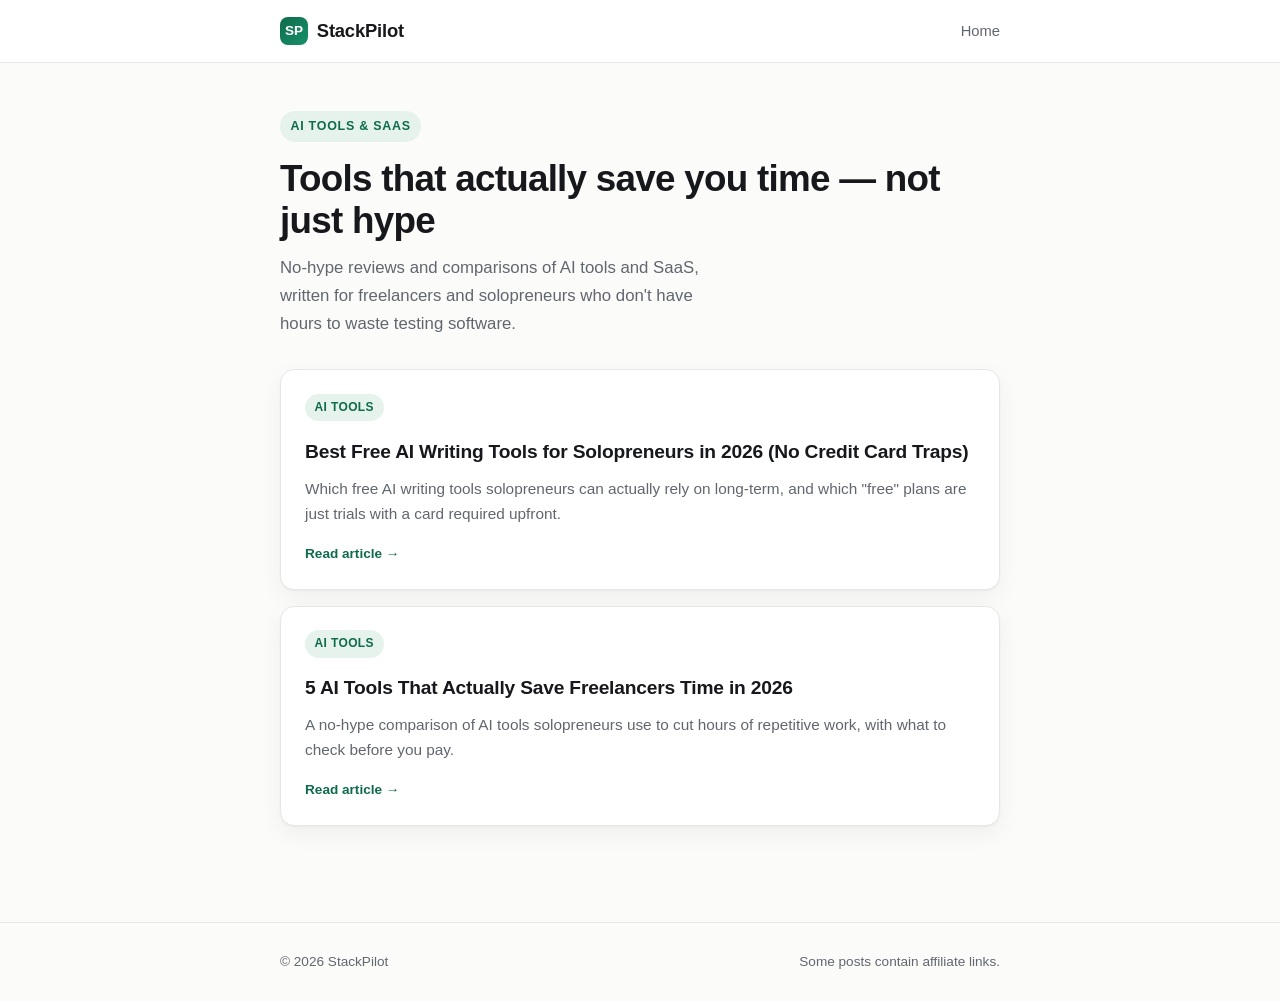
<file: index.html>
<!DOCTYPE html>
<html lang="en">
<head>
<meta charset="UTF-8">
<meta name="viewport" content="width=device-width, initial-scale=1.0">
<title>StackPilot — AI & SaaS tools for solopreneurs</title>
<meta name="description" content="No-hype reviews and comparisons of AI tools and SaaS for freelancers and solopreneurs who want to save time, not chase hype.">
<link rel="canonical" href="https://yunkwani.github.io/stackpilot/">
<link rel="stylesheet" href="assets/style.css">
<link rel="alternate" type="application/rss+xml" title="StackPilot RSS" href="feed.xml">
<script async src="https://pagead2.googlesyndication.com/pagead/js/adsbygoogle.js?client=ca-pub-8900400906289730" crossorigin="anonymous"></script>
</head>
<body>
<header class="site">
  <div class="wrap">
    <a class="brand" href="index.html"><span class="brand-mark">SP</span>StackPilot</a>
    <nav class="site-nav"><a href="index.html">Home</a></nav>
  </div>
</header>

<div class="hero">
  <span class="eyebrow">AI Tools &amp; SaaS</span>
  <h1>Tools that actually save you time — not just hype</h1>
  <p class="lede">No-hype reviews and comparisons of AI tools and SaaS, written for freelancers and solopreneurs who don't have hours to waste testing software.</p>
</div>

<main>
  <div class="post-grid">
    <!-- NEW_POSTS: do not remove this comment, new articles are inserted right after it, as the first card (newest first) -->

    <div class="post-card">
      <span class="tag-chip">AI Tools</span>
      <h2><a href="posts/best-free-ai-writing-tools-for-solopreneurs-2026.html">Best Free AI Writing Tools for Solopreneurs in 2026 (No Credit Card Traps)</a></h2>
      <p class="excerpt">Which free AI writing tools solopreneurs can actually rely on long-term, and which "free" plans are just trials with a card required upfront.</p>
      <a class="read-more" href="posts/best-free-ai-writing-tools-for-solopreneurs-2026.html">Read article &rarr;</a>
    </div>

    <div class="post-card">
      <span class="tag-chip">AI Tools</span>
      <h2><a href="posts/ai-tools-that-actually-save-freelancers-time.html">5 AI Tools That Actually Save Freelancers Time in 2026</a></h2>
      <p class="excerpt">A no-hype comparison of AI tools solopreneurs use to cut hours of repetitive work, with what to check before you pay.</p>
      <a class="read-more" href="posts/ai-tools-that-actually-save-freelancers-time.html">Read article &rarr;</a>
    </div>
  </div>
</main>

<footer class="site">
  <div class="wrap">
    <span>&copy; 2026 StackPilot</span>
    <span>Some posts contain affiliate links.</span>
  </div>
</footer>
</body>
</html>
</file>
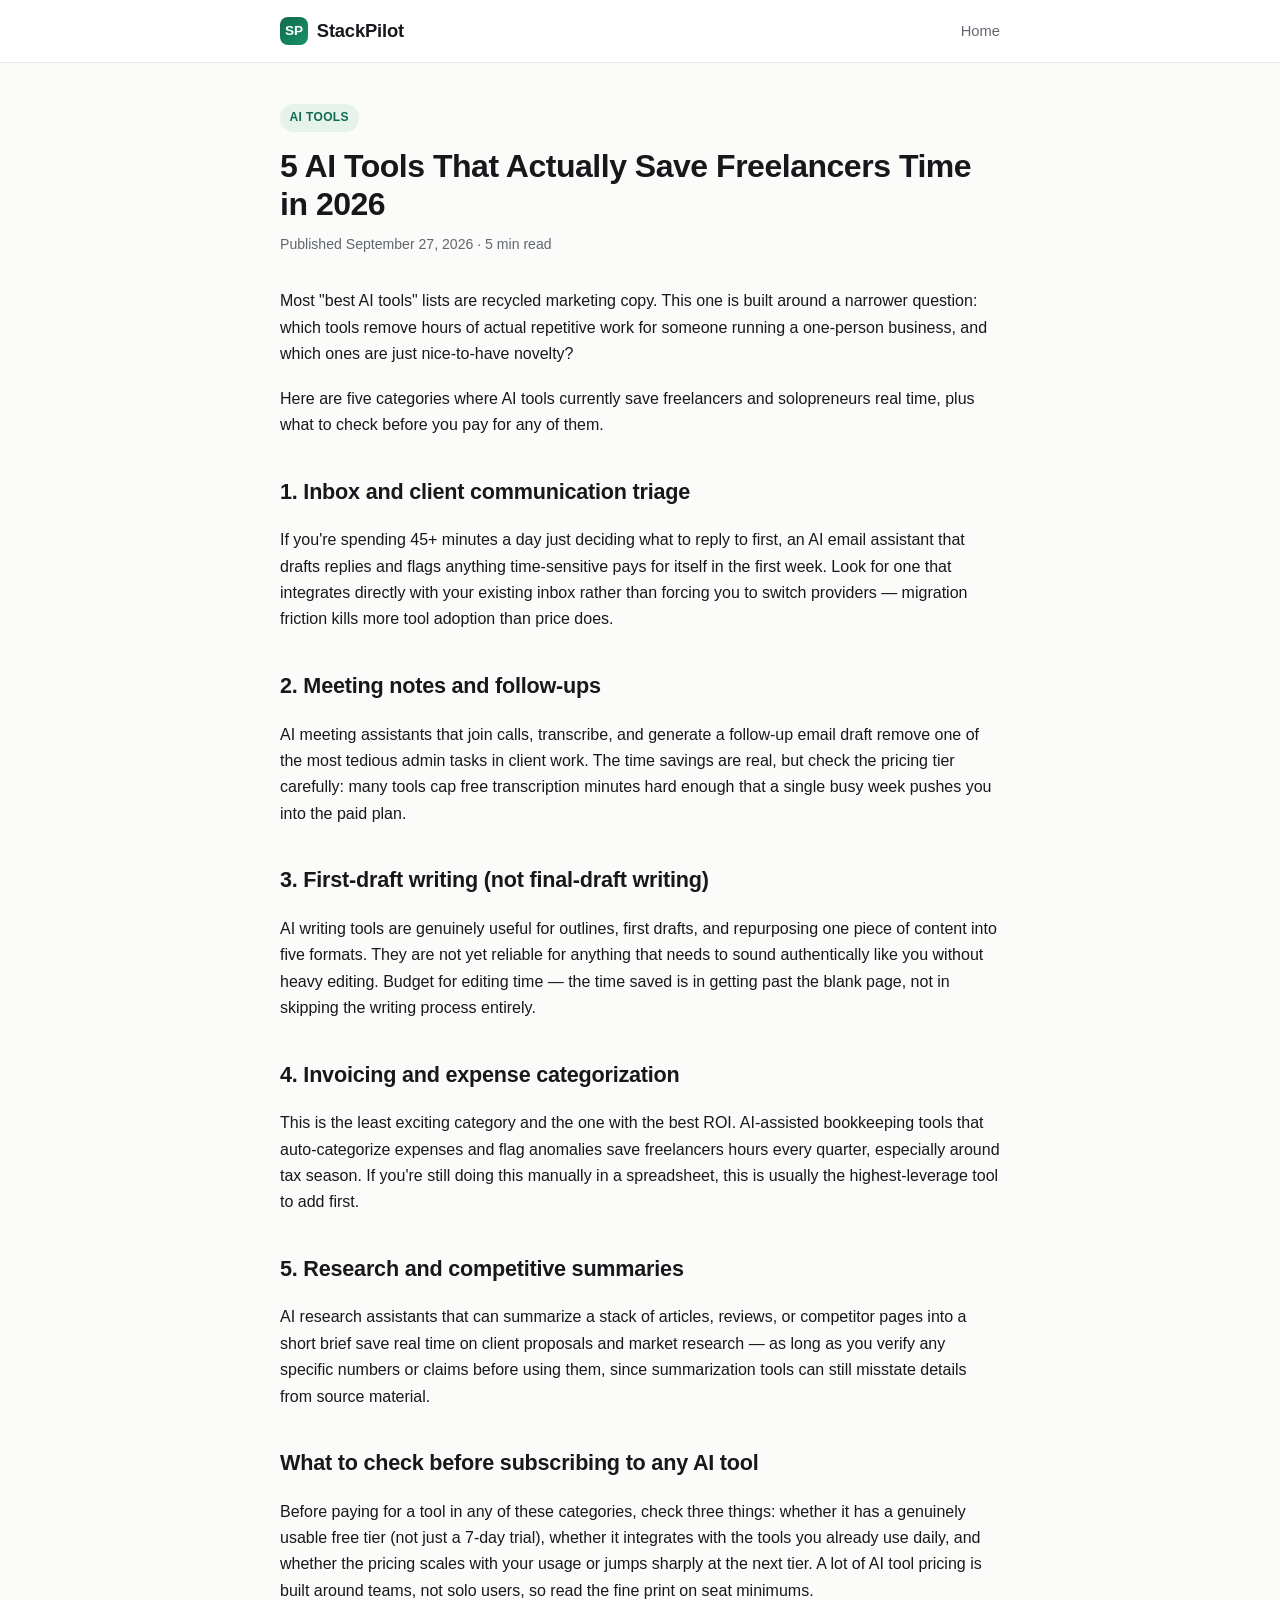
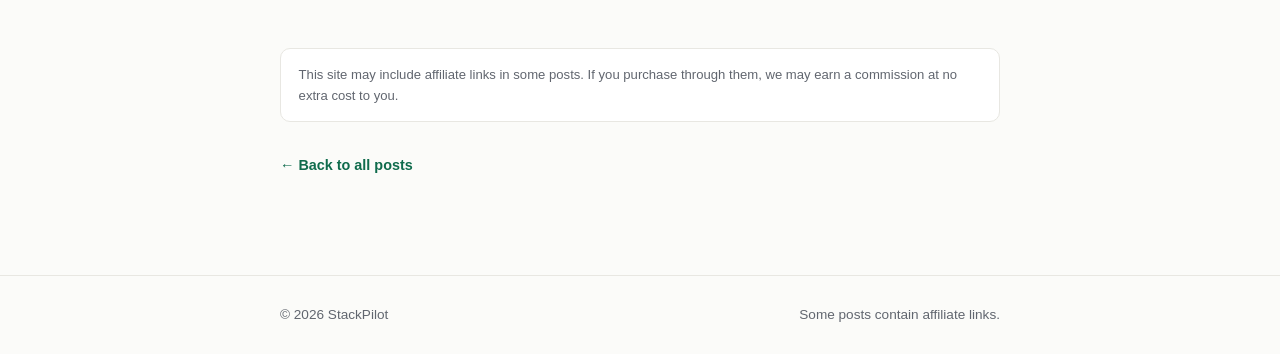
<file: posts/ai-tools-that-actually-save-freelancers-time.html>
<!DOCTYPE html>
<html lang="en">
<head>
<meta charset="UTF-8">
<meta name="viewport" content="width=device-width, initial-scale=1.0">
<title>5 AI Tools That Actually Save Freelancers Time in 2026 | StackPilot</title>
<meta name="description" content="A no-hype comparison of AI tools solopreneurs and freelancers use to cut hours of repetitive work, with pricing and who each tool actually fits.">
<link rel="canonical" href="https://yunkwani.github.io/stackpilot/posts/ai-tools-that-actually-save-freelancers-time.html">
<meta property="og:title" content="5 AI Tools That Actually Save Freelancers Time in 2026">
<meta property="og:description" content="A no-hype comparison of AI tools solopreneurs and freelancers use to cut hours of repetitive work.">
<meta property="og:type" content="article">
<link rel="stylesheet" href="../assets/style.css">
<script async src="https://pagead2.googlesyndication.com/pagead/js/adsbygoogle.js?client=ca-pub-8900400906289730" crossorigin="anonymous"></script>
</head>
<body>
<header class="site">
  <div class="wrap">
    <a class="brand" href="../index.html"><span class="brand-mark">SP</span>StackPilot</a>
    <nav class="site-nav"><a href="../index.html">Home</a></nav>
  </div>
</header>
<main class="post-main">
<article>
  <span class="tag-chip">AI Tools</span>
  <h1>5 AI Tools That Actually Save Freelancers Time in 2026</h1>
  <p class="meta">Published September 27, 2026 · 5 min read</p>

  <p>Most "best AI tools" lists are recycled marketing copy. This one is built around a narrower question: which tools remove hours of actual repetitive work for someone running a one-person business, and which ones are just nice-to-have novelty?</p>

  <p>Here are five categories where AI tools currently save freelancers and solopreneurs real time, plus what to check before you pay for any of them.</p>

  <h2>1. Inbox and client communication triage</h2>
  <p>If you're spending 45+ minutes a day just deciding what to reply to first, an AI email assistant that drafts replies and flags anything time-sensitive pays for itself in the first week. Look for one that integrates directly with your existing inbox rather than forcing you to switch providers — migration friction kills more tool adoption than price does.</p>

  <h2>2. Meeting notes and follow-ups</h2>
  <p>AI meeting assistants that join calls, transcribe, and generate a follow-up email draft remove one of the most tedious admin tasks in client work. The time savings are real, but check the pricing tier carefully: many tools cap free transcription minutes hard enough that a single busy week pushes you into the paid plan.</p>

  <h2>3. First-draft writing (not final-draft writing)</h2>
  <p>AI writing tools are genuinely useful for outlines, first drafts, and repurposing one piece of content into five formats. They are not yet reliable for anything that needs to sound authentically like you without heavy editing. Budget for editing time — the time saved is in getting past the blank page, not in skipping the writing process entirely.</p>

  <h2>4. Invoicing and expense categorization</h2>
  <p>This is the least exciting category and the one with the best ROI. AI-assisted bookkeeping tools that auto-categorize expenses and flag anomalies save freelancers hours every quarter, especially around tax season. If you're still doing this manually in a spreadsheet, this is usually the highest-leverage tool to add first.</p>

  <h2>5. Research and competitive summaries</h2>
  <p>AI research assistants that can summarize a stack of articles, reviews, or competitor pages into a short brief save real time on client proposals and market research — as long as you verify any specific numbers or claims before using them, since summarization tools can still misstate details from source material.</p>

  <h2>What to check before subscribing to any AI tool</h2>
  <p>Before paying for a tool in any of these categories, check three things: whether it has a genuinely usable free tier (not just a 7-day trial), whether it integrates with the tools you already use daily, and whether the pricing scales with your usage or jumps sharply at the next tier. A lot of AI tool pricing is built around teams, not solo users, so read the fine print on seat minimums.</p>

  <div class="affiliate-disclosure">
    This site may include affiliate links in some posts. If you purchase through them, we may earn a commission at no extra cost to you.
  </div>

  <a class="back-link" href="../index.html">&larr; Back to all posts</a>
</article>
</main>
<footer class="site">
  <div class="wrap">
    <span>&copy; 2026 StackPilot</span>
    <span>Some posts contain affiliate links.</span>
  </div>
</footer>
</body>
</html>
</file>
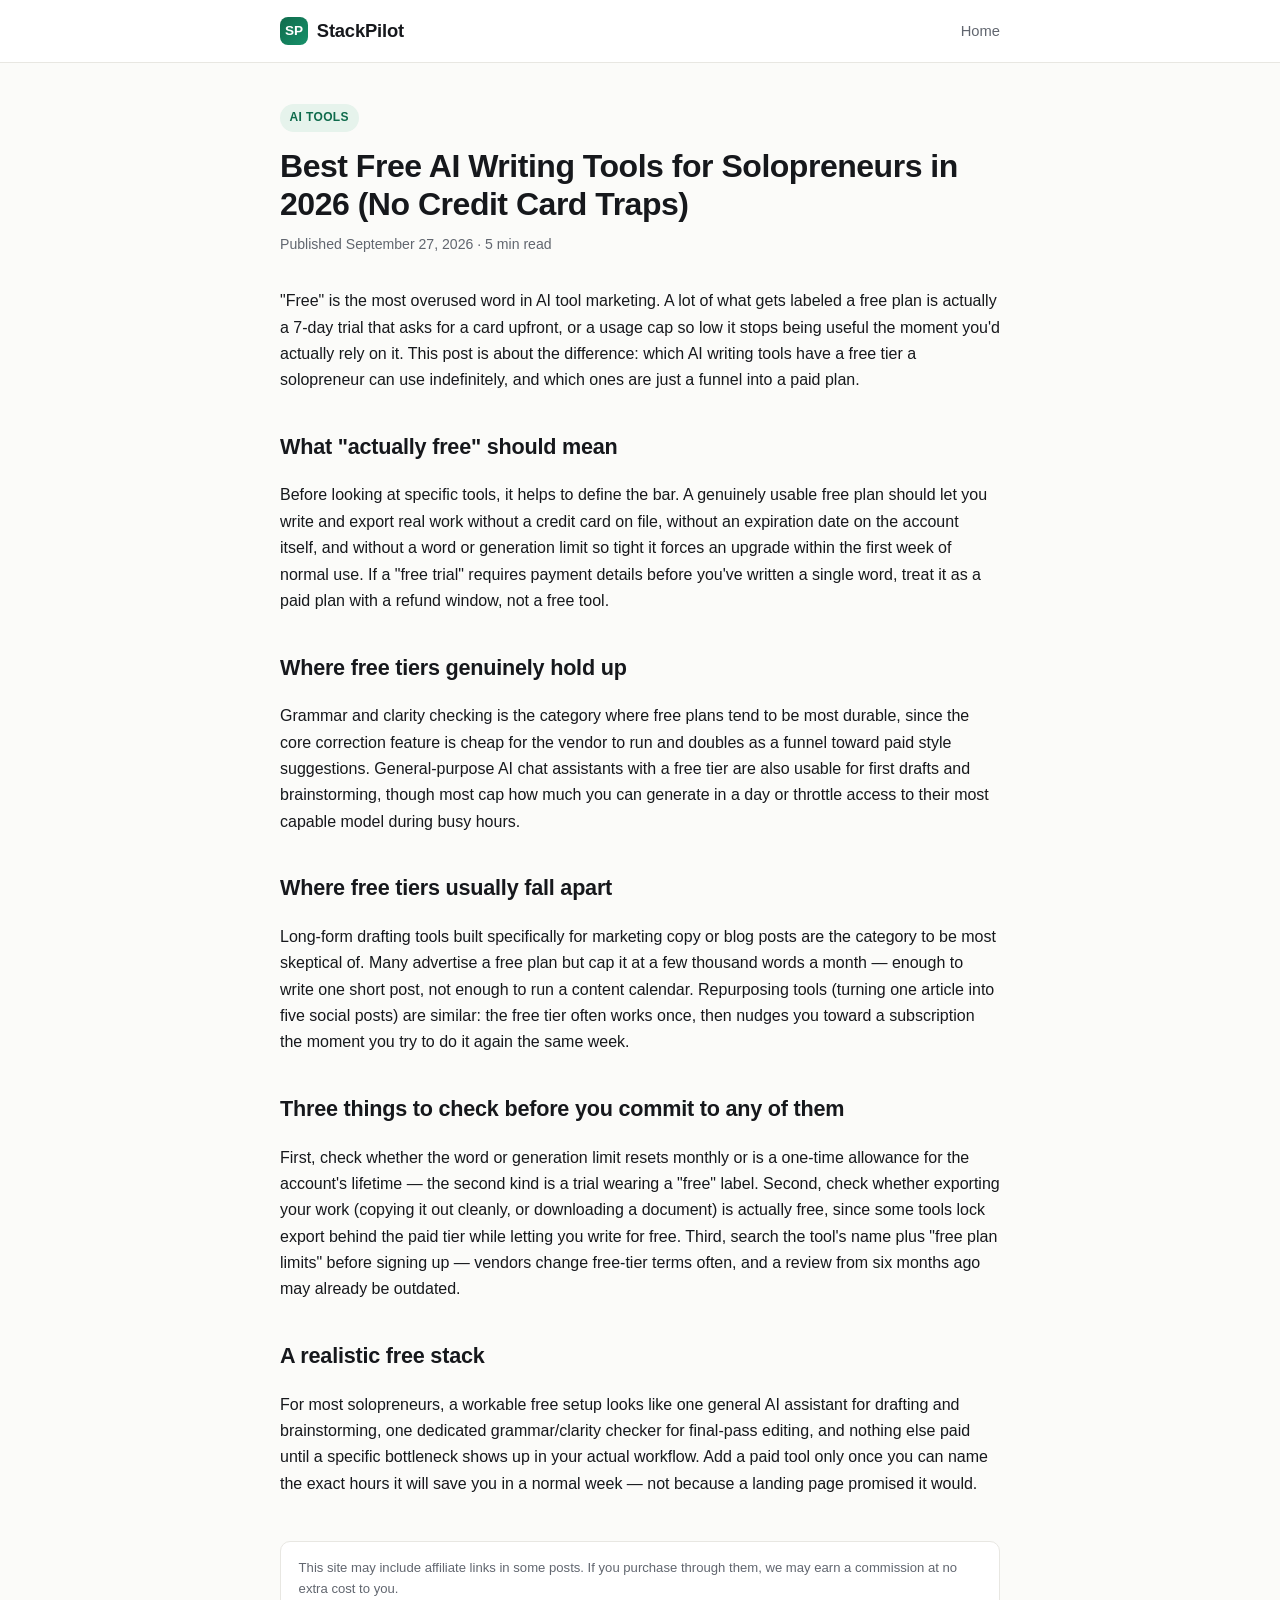
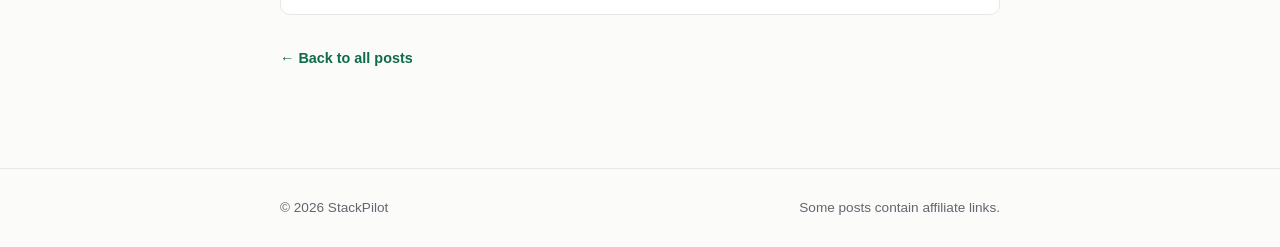
<file: posts/best-free-ai-writing-tools-for-solopreneurs-2026.html>
<!DOCTYPE html>
<html lang="en">
<head>
<meta charset="UTF-8">
<meta name="viewport" content="width=device-width, initial-scale=1.0">
<title>Best Free AI Writing Tools for Solopreneurs in 2026 (No Credit Card Traps) | StackPilot</title>
<meta name="description" content="A practical look at which free AI writing tools solopreneurs can actually use long-term, and which ones are 7-day trials disguised as free plans.">
<link rel="canonical" href="https://yunkwani.github.io/stackpilot/posts/best-free-ai-writing-tools-for-solopreneurs-2026.html">
<meta property="og:title" content="Best Free AI Writing Tools for Solopreneurs in 2026 (No Credit Card Traps)">
<meta property="og:description" content="A practical look at which free AI writing tools solopreneurs can actually use long-term, and which ones are trials disguised as free plans.">
<meta property="og:type" content="article">
<link rel="stylesheet" href="../assets/style.css">
<script async src="https://pagead2.googlesyndication.com/pagead/js/adsbygoogle.js?client=ca-pub-8900400906289730" crossorigin="anonymous"></script>
</head>
<body>
<header class="site">
  <div class="wrap">
    <a class="brand" href="../index.html"><span class="brand-mark">SP</span>StackPilot</a>
    <nav class="site-nav"><a href="../index.html">Home</a></nav>
  </div>
</header>
<main class="post-main">
<article>
  <span class="tag-chip">AI Tools</span>
  <h1>Best Free AI Writing Tools for Solopreneurs in 2026 (No Credit Card Traps)</h1>
  <p class="meta">Published September 27, 2026 · 5 min read</p>

  <p>"Free" is the most overused word in AI tool marketing. A lot of what gets labeled a free plan is actually a 7-day trial that asks for a card upfront, or a usage cap so low it stops being useful the moment you'd actually rely on it. This post is about the difference: which AI writing tools have a free tier a solopreneur can use indefinitely, and which ones are just a funnel into a paid plan.</p>

  <h2>What "actually free" should mean</h2>
  <p>Before looking at specific tools, it helps to define the bar. A genuinely usable free plan should let you write and export real work without a credit card on file, without an expiration date on the account itself, and without a word or generation limit so tight it forces an upgrade within the first week of normal use. If a "free trial" requires payment details before you've written a single word, treat it as a paid plan with a refund window, not a free tool.</p>

  <h2>Where free tiers genuinely hold up</h2>
  <p>Grammar and clarity checking is the category where free plans tend to be most durable, since the core correction feature is cheap for the vendor to run and doubles as a funnel toward paid style suggestions. General-purpose AI chat assistants with a free tier are also usable for first drafts and brainstorming, though most cap how much you can generate in a day or throttle access to their most capable model during busy hours.</p>

  <h2>Where free tiers usually fall apart</h2>
  <p>Long-form drafting tools built specifically for marketing copy or blog posts are the category to be most skeptical of. Many advertise a free plan but cap it at a few thousand words a month — enough to write one short post, not enough to run a content calendar. Repurposing tools (turning one article into five social posts) are similar: the free tier often works once, then nudges you toward a subscription the moment you try to do it again the same week.</p>

  <h2>Three things to check before you commit to any of them</h2>
  <p>First, check whether the word or generation limit resets monthly or is a one-time allowance for the account's lifetime — the second kind is a trial wearing a "free" label. Second, check whether exporting your work (copying it out cleanly, or downloading a document) is actually free, since some tools lock export behind the paid tier while letting you write for free. Third, search the tool's name plus "free plan limits" before signing up — vendors change free-tier terms often, and a review from six months ago may already be outdated.</p>

  <h2>A realistic free stack</h2>
  <p>For most solopreneurs, a workable free setup looks like one general AI assistant for drafting and brainstorming, one dedicated grammar/clarity checker for final-pass editing, and nothing else paid until a specific bottleneck shows up in your actual workflow. Add a paid tool only once you can name the exact hours it will save you in a normal week — not because a landing page promised it would.</p>

  <div class="affiliate-disclosure">
    This site may include affiliate links in some posts. If you purchase through them, we may earn a commission at no extra cost to you.
  </div>

  <a class="back-link" href="../index.html">&larr; Back to all posts</a>
</article>
</main>
<footer class="site">
  <div class="wrap">
    <span>&copy; 2026 StackPilot</span>
    <span>Some posts contain affiliate links.</span>
  </div>
</footer>
</body>
</html>
</file>
<file: assets/style.css>
:root {
  --bg: #fbfbf9;
  --surface: #ffffff;
  --fg: #16181c;
  --muted: #61666f;
  --accent: #0f6b4c;
  --accent-soft: #e6f3ec;
  --border: #e8e7e2;
  --shadow: 0 1px 2px rgba(20, 20, 20, 0.04), 0 8px 24px rgba(20, 20, 20, 0.05);
  --max-width: 760px;
  --radius: 14px;
}

* { box-sizing: border-box; }

html { scroll-behavior: smooth; }

body {
  margin: 0;
  font-family: -apple-system, BlinkMacSystemFont, "Segoe UI", Roboto, Helvetica, Arial, sans-serif;
  color: var(--fg);
  background: var(--bg);
  line-height: 1.65;
  -webkit-font-smoothing: antialiased;
}

a { color: inherit; }

header.site {
  border-bottom: 1px solid var(--border);
  background: var(--surface);
  position: sticky;
  top: 0;
  z-index: 10;
}

header.site .wrap {
  max-width: var(--max-width);
  margin: 0 auto;
  display: flex;
  justify-content: space-between;
  align-items: center;
  padding: 1rem 1.25rem;
}

a.brand {
  display: flex;
  align-items: center;
  gap: 0.55rem;
  font-weight: 700;
  font-size: 1.15rem;
  color: var(--fg);
  text-decoration: none;
  letter-spacing: -0.01em;
}

.brand-mark {
  width: 28px;
  height: 28px;
  border-radius: 8px;
  background: linear-gradient(135deg, var(--accent), #17916a);
  display: flex;
  align-items: center;
  justify-content: center;
  color: #fff;
  font-size: 0.85rem;
  font-weight: 800;
  flex-shrink: 0;
}

nav.site-nav a {
  color: var(--muted);
  text-decoration: none;
  margin-left: 1.5rem;
  font-size: 0.92rem;
  font-weight: 500;
}

nav.site-nav a:hover { color: var(--accent); }

.hero {
  max-width: var(--max-width);
  margin: 0 auto;
  padding: 3rem 1.25rem 2rem;
}

.hero .eyebrow {
  display: inline-block;
  font-size: 0.78rem;
  font-weight: 700;
  letter-spacing: 0.06em;
  text-transform: uppercase;
  color: var(--accent);
  background: var(--accent-soft);
  padding: 0.3rem 0.65rem;
  border-radius: 999px;
  margin-bottom: 1rem;
}

.hero h1 {
  font-size: 2.3rem;
  line-height: 1.15;
  margin: 0 0 0.75rem;
  letter-spacing: -0.02em;
}

.hero p.lede {
  color: var(--muted);
  font-size: 1.05rem;
  max-width: 46ch;
  margin: 0;
}

main {
  max-width: var(--max-width);
  margin: 0 auto;
  padding: 0 1.25rem 4rem;
}

main.post-main { padding-top: 2.5rem; }

.tag-chip {
  display: inline-block;
  font-size: 0.75rem;
  font-weight: 700;
  letter-spacing: 0.03em;
  text-transform: uppercase;
  color: var(--accent);
  background: var(--accent-soft);
  padding: 0.25rem 0.6rem;
  border-radius: 999px;
  margin-bottom: 0.9rem;
}

article h1 {
  font-size: 2rem;
  line-height: 1.2;
  margin: 0 0 0.6rem;
  letter-spacing: -0.015em;
}

.meta {
  color: var(--muted);
  font-size: 0.88rem;
  margin-bottom: 2rem;
}

.post-grid {
  display: flex;
  flex-direction: column;
  gap: 1rem;
}

.post-card {
  background: var(--surface);
  border: 1px solid var(--border);
  border-radius: var(--radius);
  padding: 1.4rem 1.5rem;
  box-shadow: var(--shadow);
  transition: transform 0.15s ease, box-shadow 0.15s ease;
}

.post-card:hover {
  transform: translateY(-2px);
  box-shadow: 0 2px 4px rgba(20,20,20,0.06), 0 14px 30px rgba(20,20,20,0.08);
}

.post-card h2 {
  margin: 0 0 0.5rem;
  font-size: 1.2rem;
  letter-spacing: -0.01em;
}

.post-card h2 a {
  color: var(--fg);
  text-decoration: none;
}

.post-card h2 a:hover { color: var(--accent); }

.post-card p.excerpt {
  color: var(--muted);
  margin: 0 0 0.85rem;
  font-size: 0.96rem;
}

.post-card .read-more {
  font-size: 0.85rem;
  font-weight: 600;
  color: var(--accent);
  text-decoration: none;
}

article p { margin: 0 0 1.15rem; }
article h2 { font-size: 1.35rem; margin-top: 2.2rem; letter-spacing: -0.01em; }

.affiliate-disclosure {
  font-size: 0.82rem;
  color: var(--muted);
  background: var(--surface);
  border: 1px solid var(--border);
  border-radius: 10px;
  margin-top: 2.75rem;
  padding: 0.9rem 1.1rem;
}

.back-link {
  display: inline-block;
  margin-top: 2rem;
  font-size: 0.9rem;
  font-weight: 600;
  color: var(--accent);
  text-decoration: none;
}

footer.site {
  border-top: 1px solid var(--border);
  margin-top: 2rem;
}

footer.site .wrap {
  max-width: var(--max-width);
  margin: 0 auto;
  padding: 1.75rem 1.25rem;
  color: var(--muted);
  font-size: 0.85rem;
  display: flex;
  justify-content: space-between;
  flex-wrap: wrap;
  gap: 0.5rem;
}

.ad-slot {
  margin: 2rem 0;
  text-align: center;
  color: var(--muted);
  font-size: 0.75rem;
}

@media (max-width: 480px) {
  .hero h1 { font-size: 1.85rem; }
  article h1 { font-size: 1.6rem; }
}

@media (prefers-color-scheme: dark) {
  :root {
    --bg: #101211;
    --surface: #171917;
    --fg: #f1f1ec;
    --muted: #9a9a92;
    --border: #2a2b26;
    --accent: #34d399;
    --accent-soft: rgba(52, 211, 153, 0.12);
    --shadow: 0 1px 2px rgba(0,0,0,0.3), 0 8px 24px rgba(0,0,0,0.35);
  }
}
</file>
